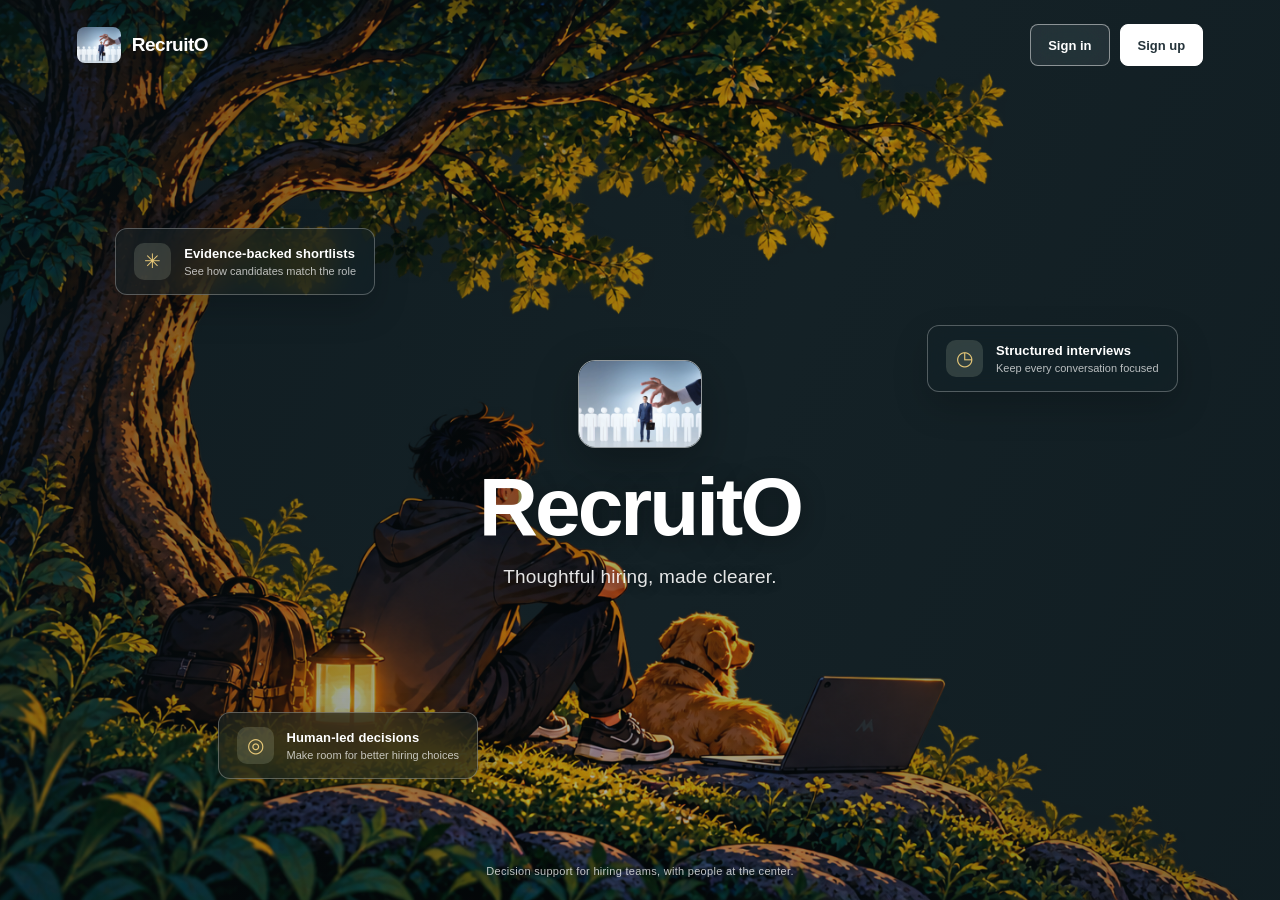
<file: frontend/index.html>
<!doctype html>
<html lang="en">
<head>
  <meta charset="utf-8">
  <meta name="viewport" content="width=device-width, initial-scale=1">
  <meta name="theme-color" content="#17242b">
  <meta name="referrer" content="strict-origin-when-cross-origin">
  <title>RecruitO — Thoughtful hiring, made clearer</title>
  <link rel="stylesheet" href="./styles.css?v=20261026-6">
  <script src="./js/config.js?v=20261015-2" defer></script>
</head>
<body>
  <main id="home-screen" class="home-screen">
    <header class="home-header">
      <a class="home-header-brand" href="./index.html" aria-label="RecruitO home">
        <img class="brand-mark" src="./assets/recruito-logo.png" alt="">
        <span>RecruitO</span>
      </a>
      <nav class="home-account-nav" aria-label="Account">
        <a class="home-sign-in" href="./index.html?auth=signin">Sign in</a>
        <a class="home-sign-up" href="./index.html?auth=signup">Sign up</a>
      </nav>
    </header>

    <section class="home-hero" aria-labelledby="home-heading">
      <div class="home-feature home-feature-shortlist">
        <span class="home-feature-icon" aria-hidden="true">✳</span>
        <span><strong>Evidence-backed shortlists</strong><small>See how candidates match the role</small></span>
      </div>
      <div class="home-feature home-feature-interviews">
        <span class="home-feature-icon" aria-hidden="true">◷</span>
        <span><strong>Structured interviews</strong><small>Keep every conversation focused</small></span>
      </div>
      <div class="home-feature home-feature-decisions">
        <span class="home-feature-icon" aria-hidden="true">◎</span>
        <span><strong>Human-led decisions</strong><small>Make room for better hiring choices</small></span>
      </div>

      <div class="home-brand">
        <img class="home-logo" src="./assets/recruito-logo.png" alt="">
        <h1 id="home-heading">RecruitO</h1>
        <p>Thoughtful hiring, made clearer.</p>
      </div>
      <p class="home-footer">Decision support for hiring teams, with people at the center.</p>
    </section>
  </main>

  <main id="auth-screen" class="auth-screen" hidden>
    <section class="auth-card" aria-labelledby="auth-heading">
      <a class="brand auth-brand" href="./" aria-label="RecruitO home">
        <img class="brand-mark" src="./assets/recruito-logo.png" alt="">
        <span class="brand-copy"><strong>RecruitO</strong><span>Recruitment platform</span></span>
      </a>
      <p class="eyebrow">WELCOME TO RECRUITO</p>
      <h1 id="auth-heading">Welcome back.</h1>
      <p id="auth-copy" class="auth-copy">Sign in to continue. Candidates can create an account here; hiring-manager accounts are provided by the RecruitO team.</p>
      <div id="auth-feedback" class="feedback" role="alert" aria-live="assertive" hidden></div>
      <form id="login-form">
        <div id="register-name-field" class="form-field" hidden>
          <label for="login-full-name">Full name</label>
          <input id="login-full-name" name="full_name" type="text" maxlength="255" autocomplete="name" disabled>
        </div>
        <div id="register-phone-field" class="form-field" hidden>
          <label for="login-phone-number">Phone number</label>
          <input id="login-phone-number" name="phone_number" type="tel" maxlength="30" autocomplete="tel" disabled>
        </div>
        <div class="form-field">
          <label for="login-email">Email address</label>
          <input id="login-email" name="email" type="email" maxlength="255" autocomplete="username" required>
        </div>
        <div class="form-field">
          <label for="login-password">Password</label>
          <input id="login-password" name="password" type="password" maxlength="128" autocomplete="current-password" required>
        </div>
        <button id="login-button" class="button button-primary auth-submit" type="submit">Sign in</button>
      </form>
      <a id="auth-mode-toggle" class="text-button" href="./index.html?auth=signup">New candidate? Create an account</a>
      <a id="forgot-password-link" class="text-button" href="./forgot-password.html">Forgot password?</a>
      <p id="manager-account-note" class="auth-copy">Hiring manager? Sign in with your provided work account.</p>
      <p class="auth-security"><span aria-hidden="true">⌑</span> Session authentication is managed by a secure, HttpOnly API cookie.</p>
    </section>
  </main>

  <div class="app-shell" hidden>
    <aside class="sidebar" aria-label="Main navigation">
      <a class="brand" href="./" aria-label="RecruitO home">
        <img class="brand-mark" src="./assets/recruito-logo.png" alt="">
        <span class="brand-copy"><strong>RecruitO</strong><span>Hiring workspace</span></span>
      </a>

      <div class="workspace-label">WORKSPACE</div>
      <nav class="primary-nav">
        <a class="nav-item is-active" href="#workspace" aria-current="page">
          <span class="nav-icon" aria-hidden="true">▦</span> Overview
        </a>
        <a class="nav-item" href="#job-builder">
          <span class="nav-icon" aria-hidden="true">＋</span> Create a job
        </a>
        <a class="nav-item" href="./manager-applications.html">
          <span class="nav-icon" aria-hidden="true">▣</span> Applications &amp; interviews
        </a>
        <a class="nav-item" href="./create-interviewer.html">
          <span class="nav-icon" aria-hidden="true">＋</span> Create interviewer account
        </a>
        <a class="nav-item" href="./manager-profile.html">
          <span class="nav-icon" aria-hidden="true">◐</span> Edit profile
        </a>
      </nav>

      <div class="sidebar-divider"></div>
      <div class="workspace-label">YOUR WORK</div>
      <form class="open-job-form" id="open-job-form">
        <label for="job-id">Open a job by ID</label>
        <div class="inline-field">
          <input id="job-id" name="job_id" type="number" min="1" step="1" inputmode="numeric" placeholder="e.g. 12" required>
          <button class="icon-button" type="submit" aria-label="Open job">→</button>
        </div>
      </form>
      <div class="saved-jobs">
        <div class="saved-jobs-heading">SAVED JOBS <button id="refresh-jobs" class="refresh-jobs" type="button" aria-label="Refresh saved jobs">↻</button></div>
        <div id="jobs-list" class="jobs-list" aria-live="polite"></div>
      </div>

      <div class="sidebar-foot">
        <span class="privacy-dot" aria-hidden="true"></span>
        <span>Internal workspace<br><small>Do not enter real candidate data</small></span>
      </div>
    </aside>

    <main id="workspace" class="main-content">
      <header class="topbar">
        <div class="breadcrumb">Workspace <span aria-hidden="true">/</span> Jobs</div>
        <div class="topbar-right">
          <span id="api-status" class="api-status" role="status">
            <span class="status-dot" aria-hidden="true"></span>
            <span class="status-label">Checking API</span>
          </span>
          <span id="user-avatar" class="avatar" aria-label="Hiring manager account">HM</span>
          <button id="logout-button" class="button button-secondary" type="button">Sign out</button>
        </div>
      </header>

      <section class="page-intro">
        <div>
          <p class="eyebrow">RECRUITMENT WORKSPACE</p>
          <h1>Build a thoughtful shortlist.</h1>
          <p class="intro-copy">Describe the role. RecruitO drafts the description, checks its content, and publishes it automatically when it passes.</p>
        </div>
        <a class="button button-primary intro-action" href="#job-builder"><span aria-hidden="true">＋</span> Create job profile</a>
      </section>

      <section class="workflow" aria-label="Job setup progress">
        <div class="workflow-step is-current"><span class="step-number">01</span><span><strong>Describe role</strong><small>Share your brief</small></span></div>
        <span class="workflow-line" aria-hidden="true"></span>
        <div class="workflow-step"><span class="step-number">02</span><span><strong>Automated checks</strong><small>Description &amp; criteria</small></span></div>
        <span class="workflow-line" aria-hidden="true"></span>
        <div class="workflow-step"><span class="step-number">03</span><span><strong>Published</strong><small>Open to candidates</small></span></div>
      </section>

      <div id="feedback" class="feedback" role="status" aria-live="polite" hidden></div>

      <section id="job-builder" class="workspace-grid" aria-label="Job profile builder">
        <div class="panel setup-panel">
          <div class="panel-heading">
            <div class="heading-icon" aria-hidden="true">✳</div>
            <div><h2>Job-description assistant</h2><p>Describe the role and the requirements that matter to you.</p></div>
          </div>

          <div id="manager-job-chat-messages" class="manager-job-chat-messages" role="log" aria-live="polite">
            <p class="manager-job-chat-message manager-job-chat-assistant">Tell me about the role you want to hire for. Include any responsibilities, must-have skills, experience, location, employment type, pay range, or benefits you already know. I’ll ask about anything essential that is missing.</p>
          </div>
          <form id="manager-job-chat-form" class="manager-job-chat-form">
            <label class="sr-only" for="manager-job-chat-input">Describe the job</label>
            <textarea id="manager-job-chat-input" rows="4" maxlength="2000" placeholder="For example: We need a mid-level backend engineer for a full-time hybrid role in Dhaka…" required></textarea>
            <div class="manager-job-chat-actions">
              <button class="button button-secondary" id="manager-job-chat-send" type="submit">Send message</button>
              <button class="button button-primary" id="manager-job-chat-generate" type="button" disabled>Generate and publish</button>
              <button class="text-button" id="manager-job-chat-new" type="button" hidden>Start a new brief</button>
            </div>
          </form>
          <p class="secure-note"><span aria-hidden="true">⌑</span> Your role brief is sent to the RecruitO API and Gemini. Do not include candidate personal information. RecruitO publishes descriptions only after automated policy checks pass.</p>
        </div>

        <section class="panel draft-panel" aria-labelledby="draft-heading">
          <div class="panel-heading draft-heading">
            <div class="heading-icon heading-icon-lilac" aria-hidden="true">▤</div>
            <div class="draft-title-wrap"><h2 id="draft-heading" tabindex="-1">Job description</h2><p id="draft-subtitle">Your generated draft will appear here.</p></div>
            <span id="job-status" class="status-badge" hidden></span>
          </div>
          <div id="draft-empty" class="draft-empty">
            <span class="empty-illustration" aria-hidden="true"><span>✧</span></span>
            <h3>A considered role starts here</h3>
            <p>Describe your hiring needs in the chat to create an inclusive, structured draft grounded in your brief.</p>
            <div class="empty-checks">
              <span><b aria-hidden="true">✓</b> Clear responsibilities</span>
              <span><b aria-hidden="true">✓</b> Inclusive language</span>
              <span><b aria-hidden="true">✓</b> Reviewable requirements</span>
            </div>
          </div>
          <div id="draft-content" class="draft-content" hidden>
            <div class="draft-meta"><span id="job-id-label"></span><span id="draft-updated"></span></div>
            <label class="sr-only" for="jd-text">Job description draft</label>
            <textarea id="jd-text" class="jd-editor" rows="15" maxlength="20000" aria-describedby="jd-hint"></textarea>
            <p id="jd-hint" class="field-hint">Descriptions that pass automated policy checks are published to candidates on RecruitO.</p>

            <section class="indeed-posting-panel" aria-labelledby="external-posting-heading">
              <div>
                <h3 id="external-posting-heading">Publish this job externally</h3>
                <p>RecruitO attempts Blogger publishing automatically after the policy checks pass. This needs a public HTTPS RecruitO address and working Blogger mail settings. Blogger email publishing creates a new post each time, and Mail2Blogger links to the blog homepage.</p>
              </div>
              <button id="publish-blogger" class="button button-secondary" type="button" hidden>Post to Blogger</button>
              <p id="blogger-post-message" class="field-hint" role="status" aria-live="polite"></p>
              <div class="form-field">
                <label for="external-post-url">External job post URL</label>
                <input id="external-post-url" type="url" maxlength="2048" placeholder="https://…" autocomplete="url">
              </div>
              <button id="copy-application-link" class="text-button" type="button">Copy RecruitO application link</button>
              <p id="application-link-message" class="field-hint" role="status" aria-live="polite"></p>
            </section>

            <section id="free-share-panel" class="indeed-posting-panel free-share-panel" aria-labelledby="free-share-heading" hidden>
              <div>
                <h3 id="free-share-heading">Share this public job link for free</h3>
                <p>The job is already published on RecruitO. You can share its application page using a free social-site composer. No posting API is used; review and confirm the post on the site you choose. A social account and platform rules may apply. RecruitO must be deployed at a public HTTPS address for others to open the link.</p>
              </div>
              <div class="free-share-actions">
                <a id="share-linkedin" class="button button-secondary" target="_blank" rel="noopener noreferrer">Share on LinkedIn</a>
                <a id="share-facebook" class="button button-secondary" target="_blank" rel="noopener noreferrer">Share on Facebook</a>
                <a id="share-x" class="button button-secondary" target="_blank" rel="noopener noreferrer">Share on X</a>
                <button id="copy-social-post" class="button button-secondary" type="button">Copy job post text</button>
              </div>
              <p id="social-share-message" class="field-hint" role="status" aria-live="polite"></p>
            </section>

            <div class="requirements-heading">
              <div><h3>Selection requirements</h3><p>Review what candidates will be evaluated against.</p></div>
              <button id="add-requirement" class="text-button" type="button">＋ Add requirement</button>
            </div>
            <div id="requirements-list" class="requirements-list"></div>

            <div class="draft-actions">
              <button id="save-button" class="button button-secondary" type="button">Save changes</button>
              <button id="approve-button" class="button button-primary" type="button">Publish to candidates <span aria-hidden="true">→</span></button>
            </div>
          </div>
          <div class="draft-footer"><span class="footer-lock" aria-hidden="true">⌑</span> RecruitO automatically publishes a generated job profile after it passes the configured content checks.</div>
        </section>
      </section>

      <footer class="page-footer"><span>RecruitO</span><span>Decision support, with human oversight.</span><span>Prototype workspace · Not for real candidate data</span></footer>
    </main>
  </div>
  <script type="module" src="./js/app.js?v=20261026-5"></script>
  <script type="module" src="./js/manager-job-chat.js"></script>
</body>
</html>
</file>
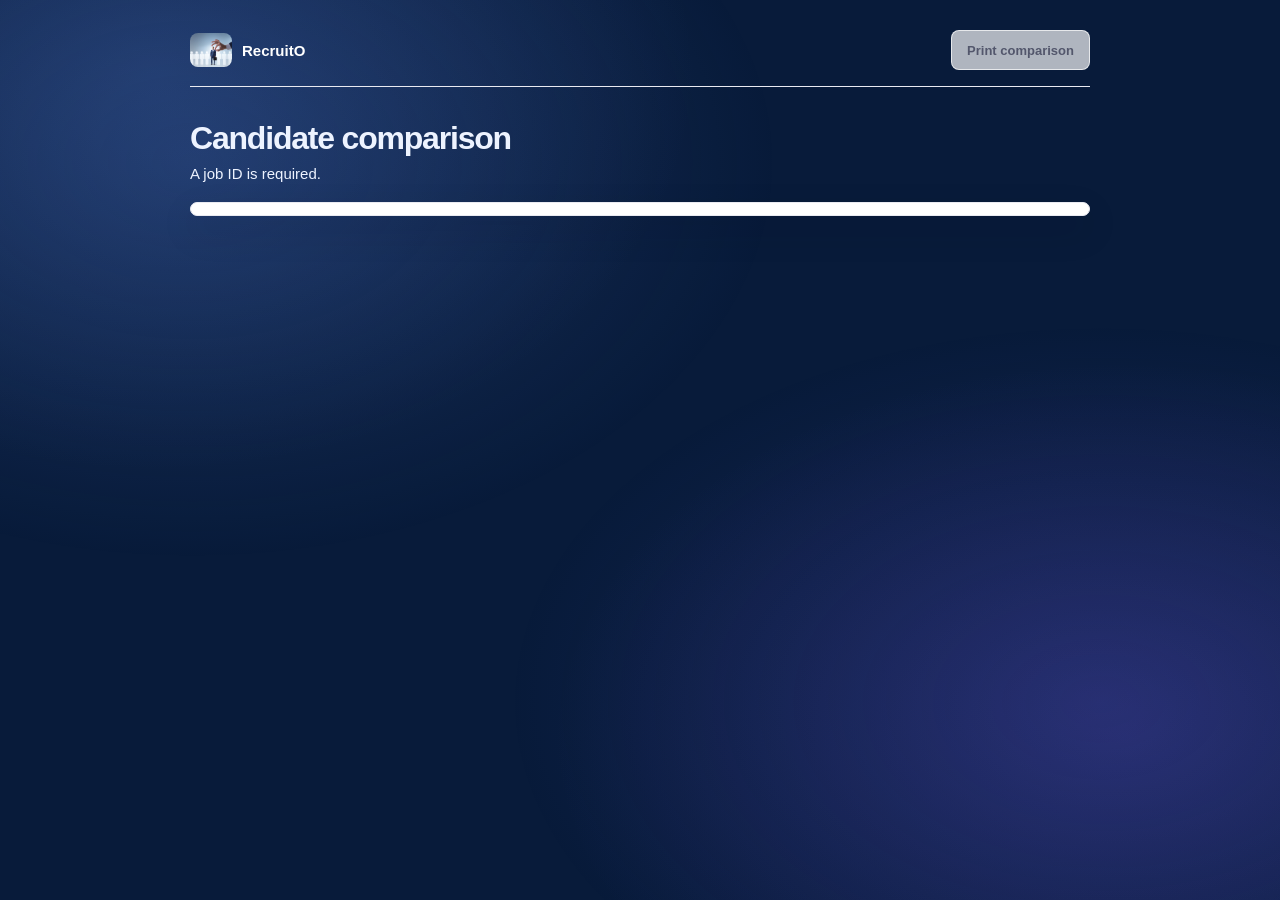
<file: frontend/assessment-comparison.html>
<!doctype html>
<html lang="en">
<head>
  <meta charset="utf-8">
  <meta name="viewport" content="width=device-width, initial-scale=1">
  <title>Assessment comparison — RecruitO</title>
  <link rel="stylesheet" href="./styles.css?v=20261029-1">
  <script src="./js/config.js?v=20261015-2" defer></script>
</head>
<body>
  <main class="public-jobs-page assessment-page">
    <header class="public-jobs-header"><a class="public-jobs-brand" href="./manager-applications.html"><img src="./assets/recruito-logo.png" alt=""><span>RecruitO</span></a><button id="print-comparison" class="button button-secondary" type="button">Print comparison</button></header>
    <h1 id="comparison-title">Candidate comparison</h1>
    <p id="comparison-status" role="status" aria-live="polite">Loading comparison…</p>
    <div id="comparison-table-wrap" class="comparison-table-wrap"></div>
  </main>
  <script type="module" src="./js/assessment-comparison.js"></script>
</body>
</html>
</file>
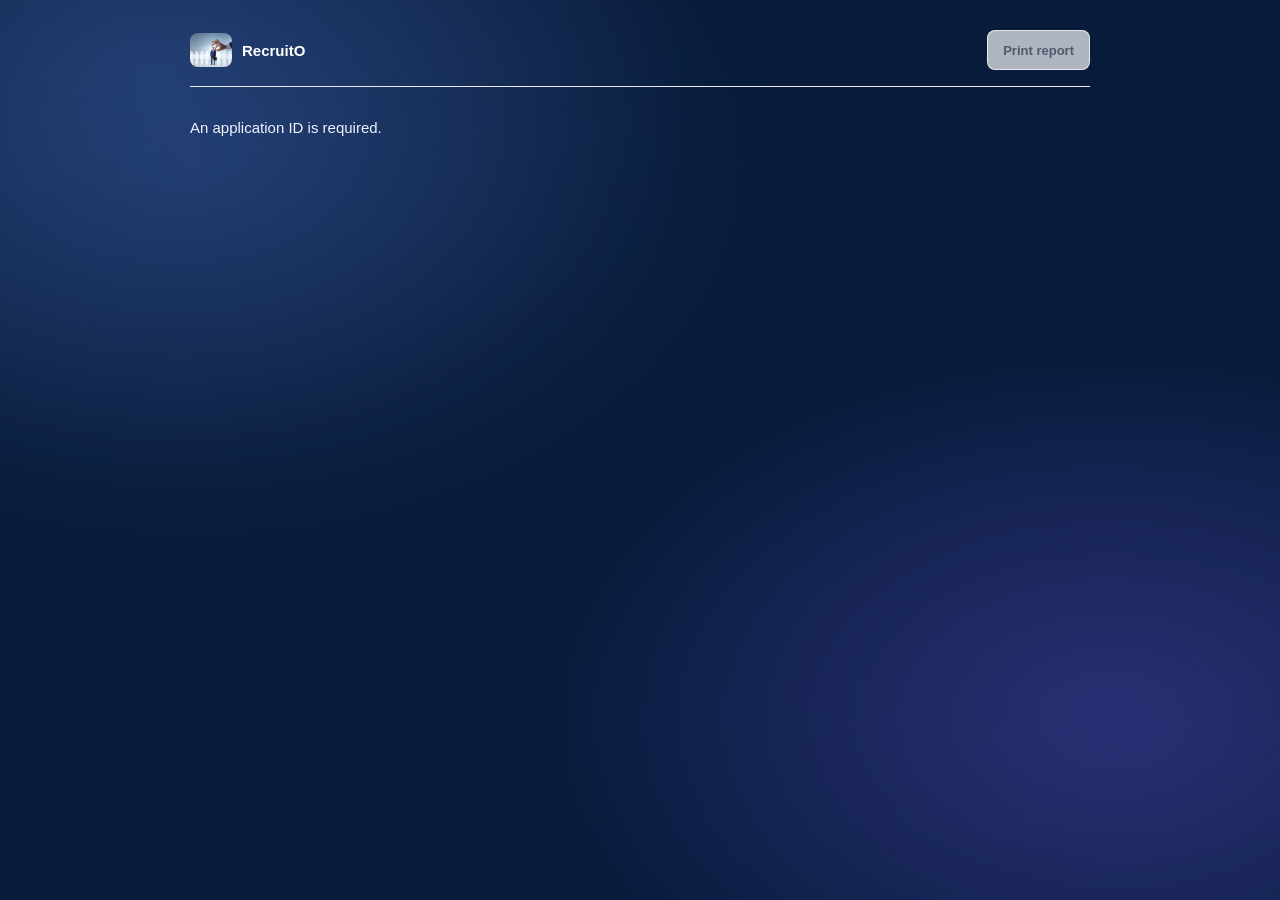
<file: frontend/assessment.html>
<!doctype html>
<html lang="en">
<head>
  <meta charset="utf-8">
  <meta name="viewport" content="width=device-width, initial-scale=1">
  <title>Candidate assessment — RecruitO</title>
  <link rel="stylesheet" href="./styles.css?v=20261026-6">
  <script src="./js/config.js?v=20261015-2" defer></script>
</head>
<body>
  <main class="public-jobs-page assessment-page">
    <header class="public-jobs-header"><a class="public-jobs-brand" href="./manager-applications.html"><img src="./assets/recruito-logo.png" alt=""><span>RecruitO</span></a><button id="print-assessment" class="button button-secondary" type="button">Print report</button></header>
    <p id="assessment-status" role="status" aria-live="polite">Loading assessment…</p>
    <article id="assessment-report" class="interview-room-card" hidden></article>
  </main>
  <script type="module" src="./js/assessment.js"></script>
</body>
</html>
</file>
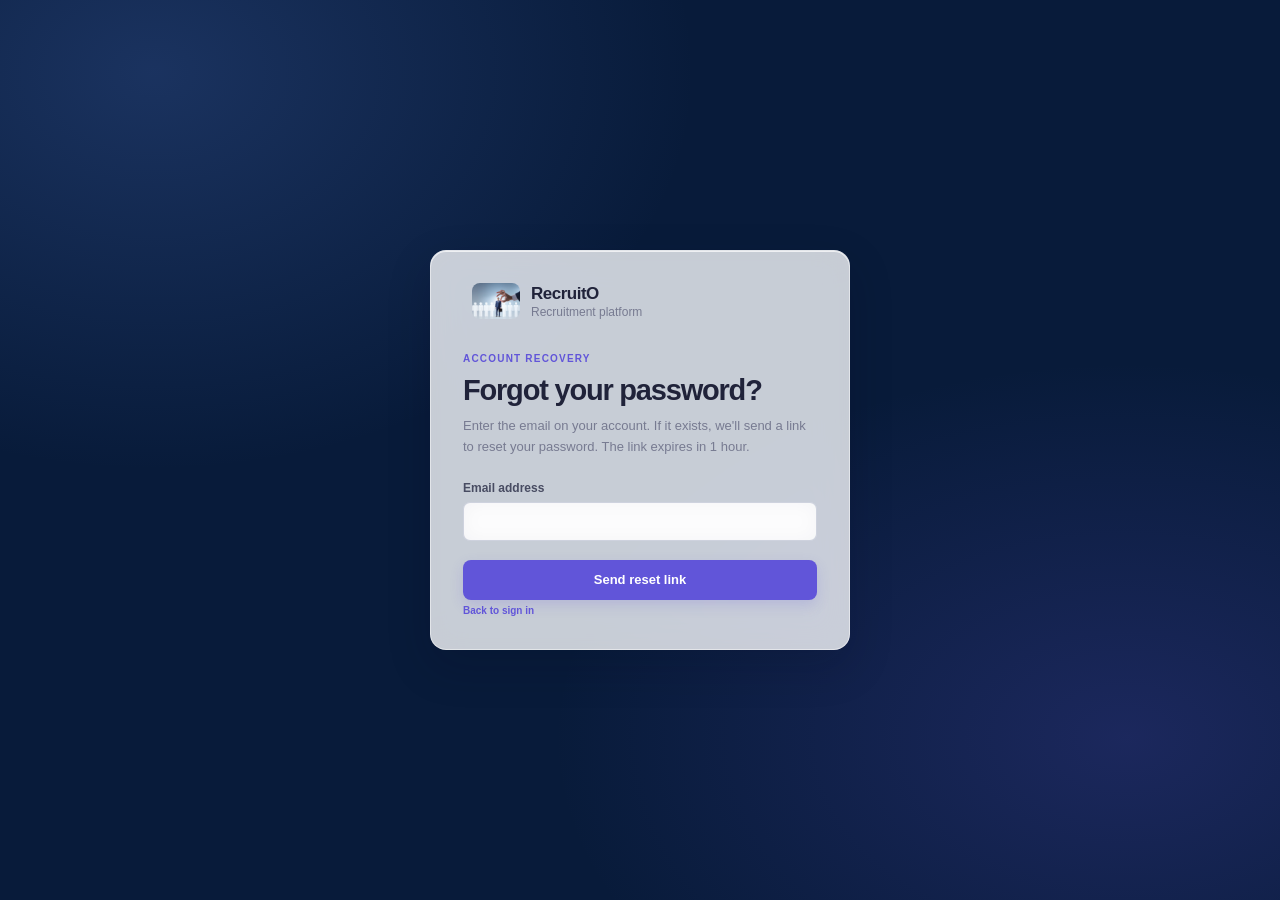
<file: frontend/forgot-password.html>
<!doctype html>
<html lang="en">
<head>
  <meta charset="utf-8">
  <meta name="viewport" content="width=device-width, initial-scale=1">
  <meta name="theme-color" content="#17242b">
  <meta name="referrer" content="strict-origin-when-cross-origin">
  <title>Forgot password — RecruitO</title>
  <link rel="stylesheet" href="./styles.css?v=20261026-6">
  <script src="./js/config.js?v=20261015-2" defer></script>
</head>
<body>
  <main class="auth-screen">
    <section class="auth-card" aria-labelledby="forgot-heading">
      <a class="brand auth-brand" href="./index.html" aria-label="RecruitO home">
        <img class="brand-mark" src="./assets/recruito-logo.png" alt="">
        <span class="brand-copy"><strong>RecruitO</strong><span>Recruitment platform</span></span>
      </a>
      <p class="eyebrow">ACCOUNT RECOVERY</p>
      <h1 id="forgot-heading">Forgot your password?</h1>
      <p class="auth-copy">Enter the email on your account. If it exists, we'll send a link to reset your password. The link expires in 1 hour.</p>
      <div id="forgot-feedback" class="feedback" role="status" aria-live="polite" hidden></div>
      <form id="forgot-form">
        <div class="form-field">
          <label for="forgot-email">Email address</label>
          <input id="forgot-email" name="email" type="email" maxlength="255" autocomplete="email" required>
        </div>
        <button id="forgot-button" class="button button-primary auth-submit" type="submit">Send reset link</button>
      </form>
      <a class="text-button" href="./index.html?auth=signin">Back to sign in</a>
    </section>
  </main>
  <script type="module" src="./js/forgot-password.js?v=20261027-1"></script>
</body>
</html>
</file>
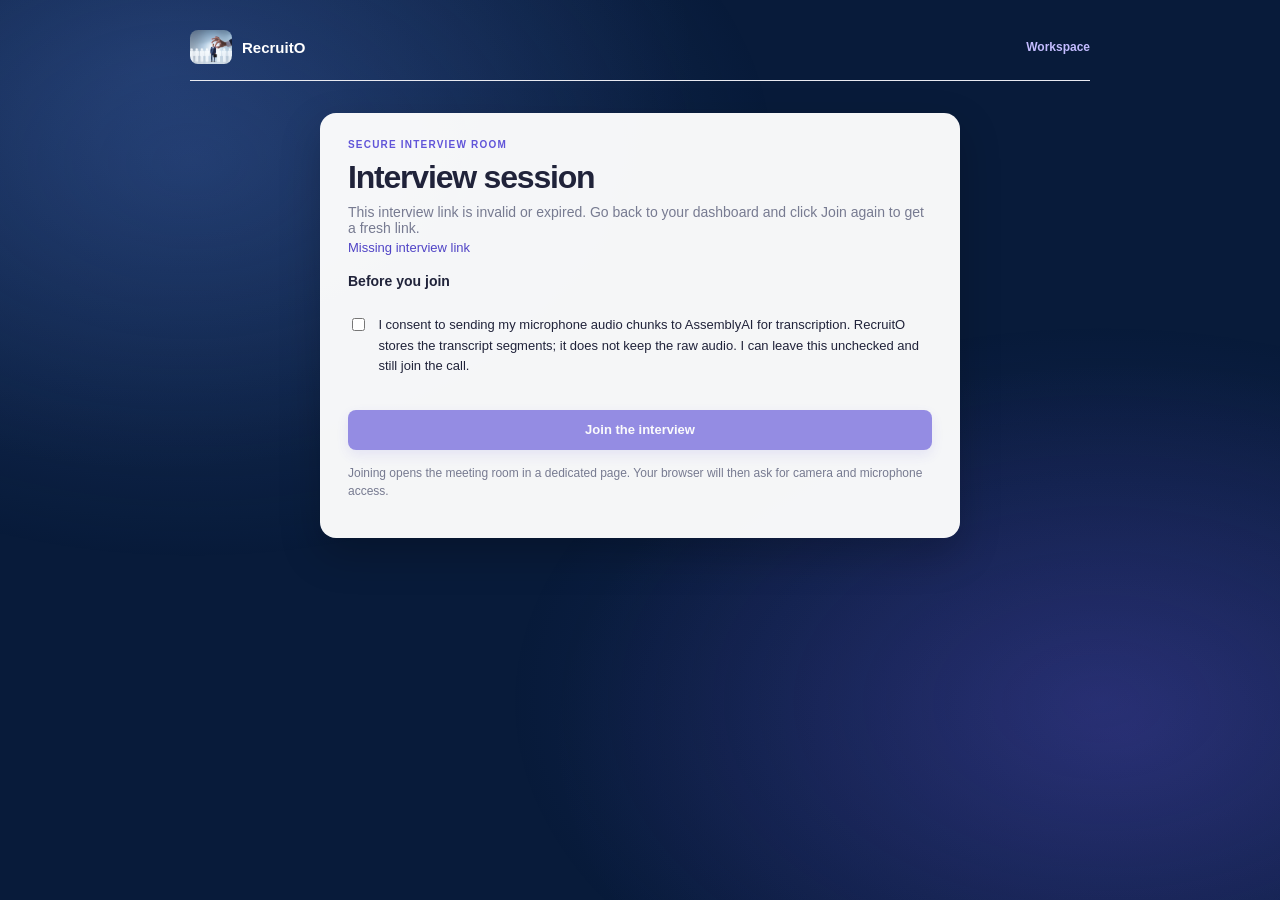
<file: frontend/interview.html>
<!doctype html>
<html lang="en">
<head>
  <meta charset="utf-8">
  <meta name="viewport" content="width=device-width, initial-scale=1">
  <meta name="theme-color" content="#081b3a">
  <meta name="referrer" content="no-referrer">
  <title>Join interview — RecruitO</title>
  <link rel="stylesheet" href="./styles.css?v=20261027-5">
  <script src="./js/config.js?v=20261015-2" defer></script>
</head>
<body>
  <main class="public-jobs-page interview-lobby-page">
    <header class="public-jobs-header"><a class="public-jobs-brand" href="./index.html"><img src="./assets/recruito-logo.png" alt=""><span>RecruitO</span></a><a class="public-jobs-team-link" href="./index.html">Workspace</a></header>
    <section class="interview-lobby-card" aria-labelledby="interview-room-title">
      <p class="eyebrow">SECURE INTERVIEW ROOM</p>
      <h1 id="interview-room-title">Interview session</h1>
      <p id="interview-room-info" class="interview-room-info">Checking your interview link…</p>
      <p id="interview-room-status" class="interview-room-status" role="status" aria-live="polite"></p>

      <div class="interview-consents">
        <h2 class="interview-consents-title">Before you join</h2>
        <label class="transcript-consent"><input id="transcript-consent" type="checkbox"> I consent to sending my microphone audio chunks to AssemblyAI for transcription. RecruitO stores the transcript segments; it does not keep the raw audio. I can leave this unchecked and still join the call.</label>
        <label id="identity-consent-label" class="transcript-consent" hidden><input id="identity-consent" type="checkbox"> Candidate only: I consent to a one-time face match using the optional representation I enrolled with from my dashboard. This check is optional and is not used to make a hiring decision. The image frame is processed in memory and not stored.</label>
      </div>

      <button id="join-room" class="button button-primary interview-join-button" type="button" disabled>Join the interview</button>
      <p class="interview-room-consent">Joining opens the meeting room in a dedicated page. Your browser will then ask for camera and microphone access.</p>
    </section>
  </main>
  <script type="module" src="./js/interview-lobby.js?v=20261027-1"></script>
</body>
</html>
</file>
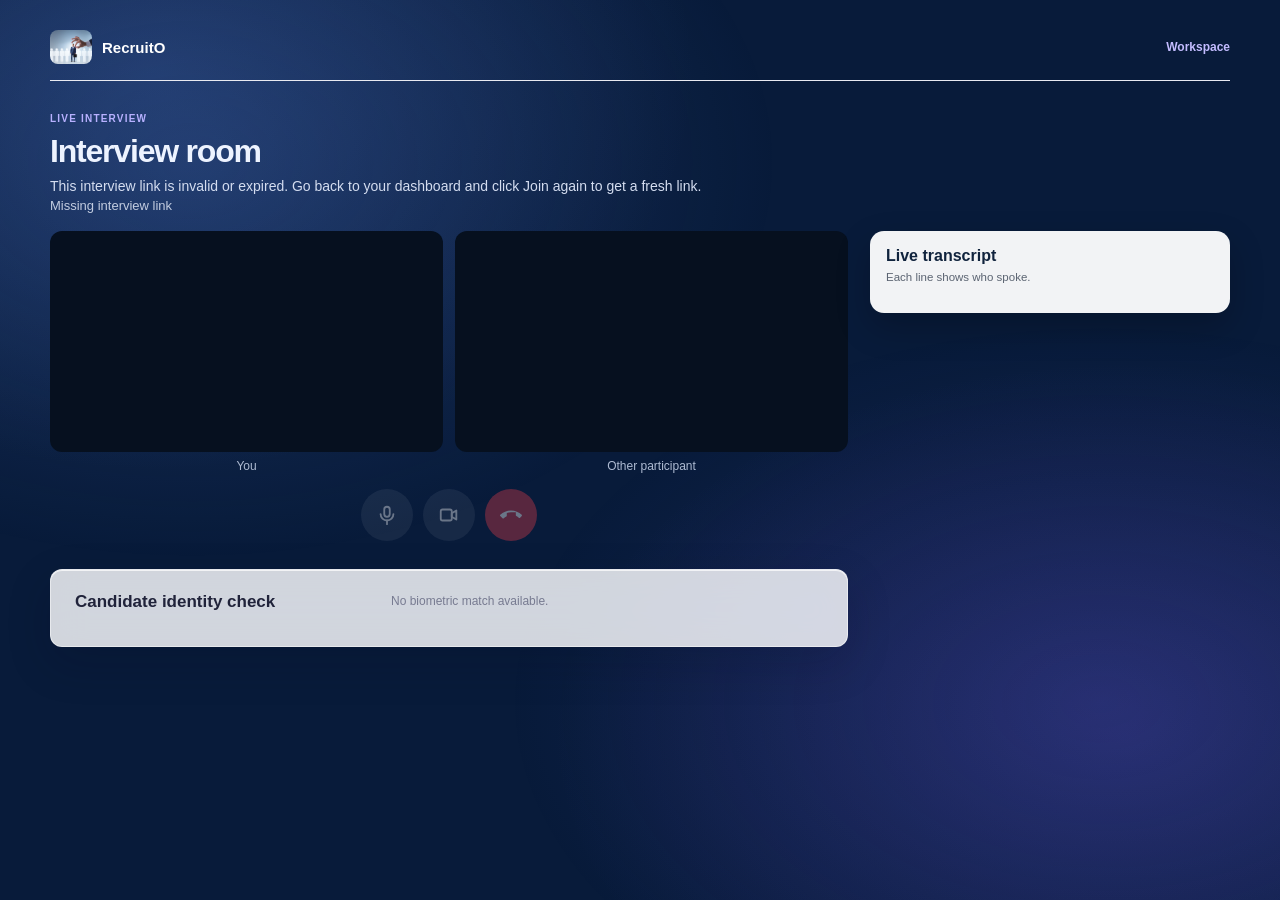
<file: frontend/meeting-room.html>
<!doctype html>
<html lang="en">
<head>
  <meta charset="utf-8">
  <meta name="viewport" content="width=device-width, initial-scale=1">
  <meta name="theme-color" content="#081b3a">
  <meta name="referrer" content="no-referrer">
  <title>Interview room — RecruitO</title>
  <link rel="stylesheet" href="./styles.css?v=20261028-2">
  <script src="./js/config.js?v=20261015-2" defer></script>
</head>
<body>
  <main class="public-jobs-page interview-room-page">
    <header class="public-jobs-header"><a class="public-jobs-brand" href="./index.html"><img src="./assets/recruito-logo.png" alt=""><span>RecruitO</span></a><a class="public-jobs-team-link" href="./index.html">Workspace</a></header>
    <section class="interview-room-head" aria-labelledby="interview-room-title">
      <p class="eyebrow">LIVE INTERVIEW</p>
      <h1 id="interview-room-title">Interview room</h1>
      <p id="interview-room-info" class="interview-room-info">Connecting to the secure room…</p>
      <p id="interview-room-status" class="interview-room-status" role="status" aria-live="polite"></p>
    </section>

    <div class="interview-layout">
      <div class="interview-main">
        <div class="interview-video-grid">
          <figure><video id="local-video" autoplay playsinline muted></video><figcaption>You</figcaption></figure>
          <figure><video id="remote-video" autoplay playsinline></video><figcaption>Other participant</figcaption></figure>
        </div>
        <div class="interview-room-controls">
          <button id="toggle-mic" class="icon-control" type="button" title="Mute microphone" aria-label="Mute microphone" disabled>
            <svg viewBox="0 0 24 24" width="22" height="22" fill="none" stroke="currentColor" stroke-width="2" stroke-linecap="round" stroke-linejoin="round" aria-hidden="true"><rect x="9" y="3" width="6" height="11" rx="3"/><path d="M5 11a7 7 0 0 0 14 0"/><line x1="12" y1="18" x2="12" y2="22"/></svg>
          </button>
          <button id="toggle-camera" class="icon-control" type="button" title="Turn camera off" aria-label="Turn camera off" disabled>
            <svg viewBox="0 0 24 24" width="22" height="22" fill="none" stroke="currentColor" stroke-width="2" stroke-linecap="round" stroke-linejoin="round" aria-hidden="true"><path d="M15 10l5-3v10l-5-3z"/><rect x="3" y="6" width="12" height="12" rx="2"/></svg>
          </button>
          <button id="end-room" class="icon-control icon-control-end" type="button" title="End interview" aria-label="End interview" disabled>
            <svg viewBox="0 0 24 24" width="22" height="22" fill="currentColor" aria-hidden="true"><path d="M12 9c-1.6 0-3.15.25-4.6.72v3.1c0 .39-.23.74-.56.9-.98.49-1.87 1.12-2.66 1.85-.18.18-.43.28-.7.28-.28 0-.53-.11-.71-.29L.29 13.08a.956.956 0 0 1-.29-.7c0-.28.11-.53.29-.71C3.34 8.78 7.46 7 12 7s8.66 1.78 11.71 4.67c.18.18.29.43.29.71 0 .28-.11.53-.29.71l-1.81 1.81c-.18.18-.43.29-.71.29-.27 0-.52-.1-.7-.28a11.27 11.27 0 0 0-2.67-1.85.996.996 0 0 1-.56-.9v-3.1C15.15 9.25 13.6 9 12 9z"/></svg>
          </button>
        </div>
        <section id="identity-panel" class="candidate-access" aria-labelledby="identity-panel-title">
          <h2 id="identity-panel-title">Candidate identity check</h2>
          <p id="identity-status" role="status" aria-live="polite">No biometric match available.</p>
          <div id="identity-profile" hidden></div>
        </section>
      </div>

      <div class="interview-side">
        <section id="candidate-info-panel" class="candidate-info-panel" aria-labelledby="candidate-info-title" hidden>
          <h2 id="candidate-info-title">Candidate info</h2>
          <p id="candidate-info-role" class="candidate-info-role"></p>
          <dl id="candidate-info-contact" class="candidate-info-contact"></dl>
          <h3 class="candidate-info-subhead">Key highlights from CV</h3>
          <ul id="candidate-info-highlights" class="candidate-info-highlights"></ul>
        </section>

        <aside class="interview-transcript-panel" aria-labelledby="interview-transcript-title">
          <h2 id="interview-transcript-title">Live transcript</h2>
          <p class="interview-transcript-hint">Each line shows who spoke.</p>
          <ol id="interview-transcript" aria-live="polite"></ol>
        </aside>
      </div>
    </div>
  </main>

  <script src="./js/livekit-client.umd.min.js?v=2.23.0"></script>
  <script type="module" src="./js/meeting-room.js?v=20261028-2"></script>
</body>
</html>
</file>
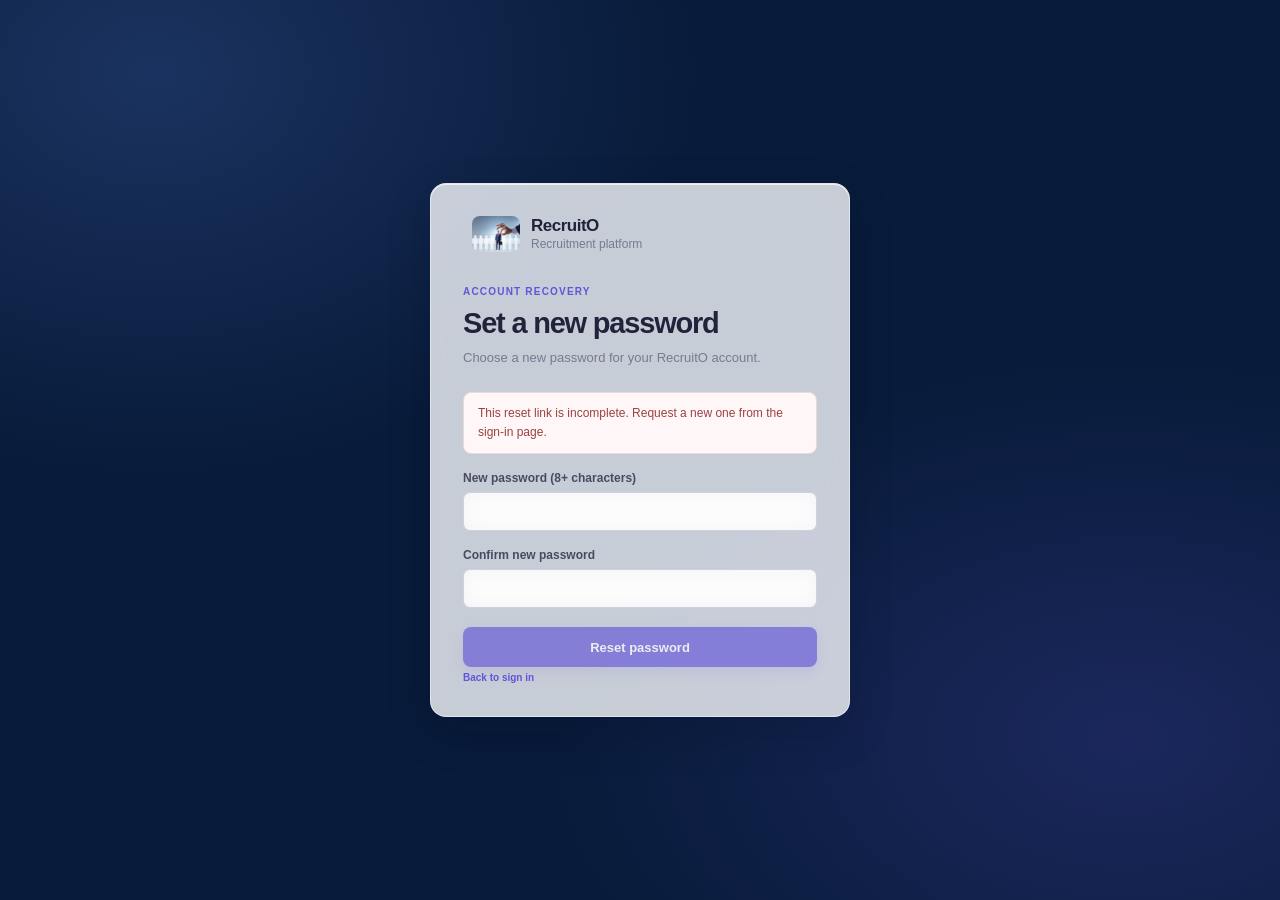
<file: frontend/reset-password.html>
<!doctype html>
<html lang="en">
<head>
  <meta charset="utf-8">
  <meta name="viewport" content="width=device-width, initial-scale=1">
  <meta name="theme-color" content="#17242b">
  <meta name="referrer" content="strict-origin-when-cross-origin">
  <title>Reset password — RecruitO</title>
  <link rel="stylesheet" href="./styles.css?v=20261026-6">
  <script src="./js/config.js?v=20261015-2" defer></script>
</head>
<body>
  <main class="auth-screen">
    <section class="auth-card" aria-labelledby="reset-heading">
      <a class="brand auth-brand" href="./index.html" aria-label="RecruitO home">
        <img class="brand-mark" src="./assets/recruito-logo.png" alt="">
        <span class="brand-copy"><strong>RecruitO</strong><span>Recruitment platform</span></span>
      </a>
      <p class="eyebrow">ACCOUNT RECOVERY</p>
      <h1 id="reset-heading">Set a new password</h1>
      <p class="auth-copy">Choose a new password for your RecruitO account.</p>
      <div id="reset-feedback" class="feedback" role="status" aria-live="polite" hidden></div>
      <form id="reset-form">
        <div class="form-field">
          <label for="reset-password">New password (8+ characters)</label>
          <input id="reset-password" name="new_password" type="password" minlength="8" maxlength="128" autocomplete="new-password" required>
        </div>
        <div class="form-field">
          <label for="reset-confirm">Confirm new password</label>
          <input id="reset-confirm" name="confirm" type="password" minlength="8" maxlength="128" autocomplete="new-password" required>
        </div>
        <button id="reset-button" class="button button-primary auth-submit" type="submit">Reset password</button>
      </form>
      <a id="reset-signin-link" class="text-button" href="./index.html?auth=signin">Back to sign in</a>
    </section>
  </main>
  <script type="module" src="./js/reset-password.js?v=20261028-6"></script>
</body>
</html>
</file>
<file: frontend/styles.css>
:root {
  color-scheme: light;
  --ink: #20233a;
  --muted: #777b91;
  --subtle: #a3a6b5;
  --line: #e9eaf1;
  --canvas: #081b3a;
  --white: #fff;
  --purple: #6155d9;
  --purple-dark: #5044c6;
  --purple-soft: #f0efff;
  --mint: #e6f7f1;
  --green: #168668;
  --amber: #9a6410;
  --shadow: 0 12px 36px rgb(33 37 72 / 5%);
  font-family: "DM Sans", "Segoe UI", sans-serif;
  font-synthesis: none;
  text-rendering: optimizeLegibility;
}

* { box-sizing: border-box; }
body { margin: 0; min-width: 320px; background: var(--canvas); color: var(--ink); }
body { font-size: 15px; }
button, input, select, textarea { font: inherit; }
button, a, input, select, textarea { -webkit-tap-highlight-color: transparent; }
a { color: inherit; text-decoration: none; }
button:focus-visible, a:focus-visible, input:focus-visible, select:focus-visible, textarea:focus-visible {
  outline: 3px solid rgb(97 85 217 / 30%);
  outline-offset: 2px;
}

.app-shell { min-height: 100vh; }
.auth-screen {
  display: grid;
  place-items: center;
  min-height: 100vh;
  padding: 28px 18px;
  background: var(--canvas);
}
.auth-card {
  width: min(100%, 420px);
  padding: 32px;
  border: 1px solid var(--line);
  border-radius: 16px;
  background: rgb(255 255 255 / 96%);
  color: var(--ink);
  box-shadow: 0 22px 65px rgb(33 37 72 / 12%);
}
.auth-brand { margin-bottom: 34px; padding: 0; }
.auth-card .eyebrow { margin-bottom: 9px; }
.auth-card h1 { margin-bottom: 8px; font-size: 29px; }
.auth-copy { margin-bottom: 23px; color: var(--muted); font-size: 13px; line-height: 1.6; }
.auth-card .form-field { margin-bottom: 17px; }
.auth-submit { width: 100%; min-height: 44px; margin-top: 2px; }
.auth-security { display: flex; gap: 8px; margin: 19px 0 0; padding-top: 15px; border-top: 1px solid #f0f0f5; color: #85899c; font-size: 10px; line-height: 1.6; }
.auth-security span { color: var(--green); font-size: 13px; }
.home-screen {
  position: relative;
  display: flex;
  height: 100vh;
  height: 100svh;
  min-height: 100vh;
  min-height: 100svh;
  flex-direction: column;
  overflow: hidden;
  background:
    linear-gradient(115deg, rgb(9 20 25 / 57%), rgb(9 20 25 / 31%) 55%, rgb(9 20 25 / 50%)),
    url("../background2.png") center / cover no-repeat,
    #19272c;
  color: #fff;
}
.home-header { position: relative; z-index: 2; display: flex; justify-content: space-between; align-items: center; padding: 24px clamp(22px, 6vw, 88px); }
.home-header-brand { display: inline-flex; align-items: center; gap: 11px; font: 800 19px Manrope, sans-serif; letter-spacing: -.5px; }
.home-header-brand .brand-mark { width: 44px; height: 36px; flex-basis: 44px; }
.home-account-nav { display: flex; align-items: center; gap: 10px; }
.home-sign-in, .home-sign-up { display: inline-flex; min-height: 42px; align-items: center; justify-content: center; padding: 0 17px; border: 1px solid rgb(255 255 255 / 48%); border-radius: 8px; color: #fff; font-size: 13px; font-weight: 700; transition: background .15s, transform .15s; }
.home-sign-in { background: rgb(255 255 255 / 8%); }
.home-sign-up { border-color: #fff; background: #fff; color: #25333a; }
.home-sign-in:hover, .home-sign-up:hover { transform: translateY(-1px); }
.home-sign-in:hover { background: rgb(255 255 255 / 18%); }
.home-sign-up:hover { background: #eaf0f0; }
.home-hero { position: relative; display: grid; flex: 1; min-height: 0; place-items: center; padding: 34px 24px 76px; }
.home-brand { position: relative; z-index: 1; text-align: center; animation: home-arrive .8s ease-out both; }
.home-logo { display: block; width: 124px; height: 88px; margin: 0 auto 18px; border: 1px solid rgb(255 255 255 / 55%); border-radius: 17px; object-fit: cover; object-position: center 67%; box-shadow: 0 14px 45px rgb(0 0 0 / 28%); }
.home-brand h1 { margin: 0; color: #fff; font: 800 clamp(48px, 8vw, 82px)/1 Manrope, sans-serif; letter-spacing: -3px; text-shadow: 0 4px 25px rgb(0 0 0 / 35%); }
.home-brand p { margin: 18px 0 0; color: rgb(255 255 255 / 89%); font-size: clamp(15px, 2vw, 19px); letter-spacing: .2px; text-shadow: 0 2px 12px rgb(0 0 0 / 40%); }
.home-feature { position: absolute; z-index: 1; display: flex; align-items: center; gap: 13px; width: max-content; max-width: min(330px, calc(100vw - 40px)); padding: 14px 18px; border: 1px solid rgb(255 255 255 / 27%); border-radius: 12px; background: rgb(20 34 38 / 61%); box-shadow: 0 15px 35px rgb(0 0 0 / 18%); backdrop-filter: blur(12px); animation: home-float 5s ease-in-out infinite; }
.home-feature-shortlist { top: 17%; left: 9%; }
.home-feature-interviews { top: 29%; right: 8%; animation-delay: -1.8s; }
.home-feature-decisions { bottom: 15%; left: 17%; animation-delay: -3.2s; }
.home-feature-icon { display: grid; flex: 0 0 37px; width: 37px; height: 37px; place-items: center; border-radius: 10px; background: rgb(227 240 207 / 15%); color: #e7c878; font-size: 20px; }
.home-feature strong, .home-feature small { display: block; }
.home-feature strong { font-size: 13px; letter-spacing: .1px; }
.home-feature small { margin-top: 4px; color: rgb(255 255 255 / 71%); font-size: 11px; }
.home-footer { position: absolute; right: 20px; bottom: 23px; left: 20px; margin: 0; color: rgb(255 255 255 / 75%); font-size: 11px; text-align: center; letter-spacing: .3px; }
@keyframes home-float { 0%, 100% { transform: translateY(0); } 50% { transform: translateY(-9px); } }
@keyframes home-arrive { from { opacity: 0; transform: translateY(10px); } to { opacity: 1; transform: translateY(0); } }
.sidebar {
  position: fixed; inset: 0 auto 0 0; z-index: 2; display: flex; flex-direction: column;
  width: 244px; padding: 26px 17px 19px; background: var(--white); border-right: 1px solid var(--line);
}
.brand { display: flex; align-items: center; gap: 11px; padding: 0 9px; }
.brand-mark { display: block; flex: 0 0 48px; width: 48px; height: 36px; border-radius: 8px; object-fit: cover; object-position: center 67%; }
.brand-copy { display: grid; gap: 1px; }
.brand-copy strong { font: 800 17px Manrope, sans-serif; letter-spacing: -.5px; }
.brand-copy span { color: var(--muted); font-size: 12px; }
.workspace-label { margin: 43px 10px 12px; color: #a0a3b3; font-size: 10px; font-weight: 700; letter-spacing: 1.15px; }
.primary-nav { display: grid; gap: 5px; }
.nav-item { display: flex; align-items: center; gap: 12px; min-height: 42px; padding: 0 12px; border-radius: 9px; color: #676b81; font-size: 14px; font-weight: 600; }
.nav-item:hover { background: #f8f8fc; color: var(--ink); }
.nav-item.is-active { background: var(--purple-soft); color: var(--purple); }
.nav-icon { width: 17px; text-align: center; font-size: 17px; }
.sidebar-divider { margin: 20px 8px 0; border-top: 1px solid var(--line); }
.sidebar-divider + .workspace-label { margin-top: 25px; }
.open-job-form { padding: 0 8px; }
.open-job-form label { display: block; margin-bottom: 8px; color: #686c80; font-size: 12px; font-weight: 600; }
.inline-field { display: flex; gap: 6px; }
.inline-field input { min-width: 0; height: 36px; padding: 0 10px; border: 1px solid var(--line); border-radius: 7px; background: #fff; }
.icon-button { flex: 0 0 36px; border: 0; border-radius: 7px; background: var(--purple); color: #fff; cursor: pointer; font-size: 19px; }
.icon-button:hover { background: var(--purple-dark); }
.saved-jobs { margin: 21px 8px 0; overflow-y: auto; }
.saved-jobs-heading { display: flex; justify-content: space-between; align-items: center; margin-bottom: 8px; color: #a0a3b3; font-size: 9px; font-weight: 700; letter-spacing: 1px; }
.refresh-jobs { width: 24px; height: 24px; border: 0; border-radius: 6px; background: transparent; color: var(--muted); cursor: pointer; font-size: 16px; }
.refresh-jobs:hover { background: var(--purple-soft); color: var(--purple); }
.jobs-list { display: grid; gap: 5px; }
.saved-job { width: 100%; padding: 8px 9px; border: 0; border-radius: 7px; background: transparent; text-align: left; cursor: pointer; }
.saved-job:hover { background: #f7f7fc; }
.saved-job-title, .saved-job-meta { display: block; overflow: hidden; text-overflow: ellipsis; white-space: nowrap; }
.saved-job-title { color: #54586e; font-size: 11px; font-weight: 600; }
.saved-job-meta { margin-top: 3px; color: #a0a3b1; font-size: 9px; }
.jobs-empty { margin: 8px 0; color: #999cac; font-size: 10px; }
.sidebar-foot { display: flex; align-items: flex-start; gap: 10px; margin-top: auto; padding: 14px 10px 1px; border-top: 1px solid var(--line); color: #4a4e64; font-size: 11px; font-weight: 600; line-height: 1.65; }
.sidebar-foot small { color: var(--muted); font-size: 10px; font-weight: 400; }
.privacy-dot, .status-dot { width: 8px; height: 8px; border-radius: 50%; background: #37b991; }
.privacy-dot { flex: 0 0 8px; margin-top: 5px; }

.main-content { min-height: 100vh; margin-left: 244px; padding: 0 42px 22px; color: #edf3ff; }
.topbar { display: flex; justify-content: space-between; align-items: center; height: 67px; border-bottom: 1px solid var(--line); }
.breadcrumb { color: #c2cce0; font-size: 12px; }
.breadcrumb span { padding: 0 8px; color: #c0c1cc; }
.topbar-right { display: flex; align-items: center; gap: 19px; }
.api-status { display: inline-flex; align-items: center; gap: 7px; color: #c2cce0; font-size: 11px; }
.api-status .status-dot { width: 7px; height: 7px; background: #db9b45; }
.api-status.is-online .status-dot { background: #31ad86; }
.api-status.is-warning .status-dot { background: #db9b45; }
.api-status.is-offline .status-dot { background: #db6969; }
.avatar { display: grid; place-items: center; width: 31px; height: 31px; border-radius: 50%; background: #ebeaff; color: var(--purple); font-size: 10px; font-weight: 700; }

.page-intro {
  display: flex;
  justify-content: space-between;
  align-items: flex-end;
  gap: 20px;
  min-height: 205px;
  margin: 26px 0 22px;
  padding: 25px 28px;
  overflow: hidden;
  border: 1px solid #24436d;
  border-radius: 14px;
  background: linear-gradient(125deg, #102c56, #0b2348 58%, #102c56);
  box-shadow: 0 12px 32px rgb(0 0 0 / 16%);
}
.eyebrow { margin: 0 0 8px; color: var(--purple); font-size: 10px; font-weight: 700; letter-spacing: 1.2px; }
.page-intro .eyebrow, .public-jobs-page .eyebrow { color: #b8b1ff; }
h1, h2, h3, p { margin-top: 0; }
h1 { margin-bottom: 8px; font: 800 clamp(25px, 3vw, 32px)/1.2 Manrope, sans-serif; letter-spacing: -1.2px; }
.intro-copy { max-width: 600px; margin-bottom: 0; color: #c2cce0; font-size: 14px; line-height: 1.7; }
.button { display: inline-flex; align-items: center; justify-content: center; gap: 9px; min-height: 40px; padding: 0 15px; border: 1px solid transparent; border-radius: 8px; cursor: pointer; font-size: 13px; font-weight: 700; transition: background .15s, transform .15s, box-shadow .15s; }
.button:hover:not(:disabled) { transform: translateY(-1px); }
.button:disabled { cursor: wait; opacity: .65; }
.button-primary { background: var(--purple); box-shadow: 0 5px 13px rgb(97 85 217 / 18%); color: #fff; }
.button-primary:hover:not(:disabled) { background: var(--purple-dark); }
.button-secondary { border-color: #dedfea; background: white; color: #53576c; }
.button-secondary:hover:not(:disabled) { background: #fafaff; border-color: #beb9f4; }
.intro-action { white-space: nowrap; }

.workflow { display: flex; align-items: center; margin: 0 0 22px; padding: 15px 20px; border: 1px solid var(--line); border-radius: 11px; background: var(--white); }
.workflow-step { display: flex; align-items: center; gap: 10px; min-width: 155px; color: #9b9eae; }
.step-number { display: grid; place-items: center; width: 29px; height: 29px; border: 1px solid #e6e6ee; border-radius: 50%; color: #999cac; font-size: 10px; font-weight: 700; }
.workflow-step strong, .workflow-step small { display: block; }
.workflow-step strong { color: #55596f; font-size: 12px; }
.workflow-step small { margin-top: 3px; color: #a1a4b1; font-size: 10px; }
.workflow-step.is-current .step-number { border-color: var(--purple); background: var(--purple); color: white; }
.workflow-step.is-current strong { color: var(--purple); }
.workflow-line { flex: 1; height: 1px; margin: 0 15px; background: #e9eaf1; }

.feedback { margin: 0 0 17px; padding: 11px 14px; border: 1px solid #f1d7d7; border-radius: 8px; background: #fff7f7; color: #9b4141; font-size: 12px; line-height: 1.6; }
.feedback.is-success { border-color: #c8eade; background: #f2fbf7; color: #25755e; }
.workspace-grid { display: grid; grid-template-columns: minmax(280px, .86fr) minmax(400px, 1.14fr); align-items: start; gap: 18px; scroll-margin-top: 20px; }
.panel { min-width: 0; overflow: hidden; border: 1px solid var(--line); border-radius: 12px; background: var(--white); box-shadow: var(--shadow); }
.setup-panel { padding: 20px 21px 16px; }
.draft-panel { padding: 20px 21px 0; }
.panel-heading { display: flex; align-items: center; gap: 11px; margin-bottom: 21px; }
.heading-icon { display: grid; place-items: center; flex: 0 0 35px; width: 35px; height: 35px; border-radius: 10px; background: var(--mint); color: var(--green); font-size: 17px; }
.heading-icon-lilac { background: var(--purple-soft); color: var(--purple); }
.panel-heading h2 { margin: 0 0 4px; font: 700 16px Manrope, sans-serif; letter-spacing: -.3px; }
.panel-heading p { margin: 0; color: var(--muted); font-size: 12px; }
.form-field { min-width: 0; margin-bottom: 16px; }
.form-field label { display: block; margin-bottom: 7px; color: #484c62; font-size: 12px; font-weight: 700; }
.required-mark { color: #d65d68; }
.form-field input, .form-field select, .form-field textarea, .requirement-control {
  width: 100%; border: 1px solid #e4e5ed; border-radius: 7px; background: #fff; color: var(--ink); font-size: 13px;
}
.form-field input, .form-field select { height: 39px; padding: 0 11px; }
.form-field textarea { min-height: 79px; padding: 10px 11px; resize: vertical; line-height: 1.5; }
.form-field input::placeholder, .form-field textarea::placeholder { color: #b0b2bf; }
.form-field input:hover, .form-field select:hover, .form-field textarea:hover, .requirement-control:hover { border-color: #c9c7e9; }
.form-row { display: grid; grid-template-columns: 1fr 1fr; gap: 11px; }
.field-hint { margin: 6px 0 0; color: #999cac; font-size: 10px; line-height: 1.5; }
.form-actions { padding-top: 1px; }
.form-actions .button { width: 100%; min-height: 42px; }
.secure-note { display: flex; gap: 7px; margin: 14px 0 0; padding-top: 13px; border-top: 1px solid #f0f0f5; color: #898c9f; font-size: 10px; line-height: 1.55; }
.secure-note span { color: var(--green); font-size: 13px; }

.draft-heading { margin-bottom: 15px; }
.draft-title-wrap { flex: 1; min-width: 0; }
.status-badge { padding: 5px 9px; border-radius: 20px; background: #fff4df; color: var(--amber); font-size: 9px; font-weight: 700; text-transform: uppercase; letter-spacing: .4px; }
.status-badge.is-approved { background: var(--mint); color: var(--green); }
.draft-empty { display: flex; flex-direction: column; align-items: center; justify-content: center; min-height: 382px; padding: 25px 32px 38px; text-align: center; }
.empty-illustration { position: relative; display: grid; place-items: center; width: 77px; height: 77px; margin-bottom: 18px; border: 1px solid #eeedff; border-radius: 24px; background: radial-gradient(circle at 50% 50%, #f2f0ff, #fbfaff 70%); transform: rotate(-5deg); }
.empty-illustration::before, .empty-illustration::after { position: absolute; content: ""; border: 1px solid #e4e1ff; border-radius: 7px; transform: rotate(11deg); }
.empty-illustration::before { inset: 15px 20px 12px 23px; }
.empty-illustration::after { inset: 21px 14px 17px 29px; background: #fff; }
.empty-illustration span { z-index: 1; color: var(--purple); font-size: 21px; transform: rotate(5deg); }
.draft-empty h3 { margin-bottom: 8px; font: 700 14px Manrope, sans-serif; }
.draft-empty > p { max-width: 290px; margin-bottom: 18px; color: var(--muted); font-size: 11px; line-height: 1.65; }
.empty-checks { display: grid; gap: 8px; text-align: left; }
.empty-checks span { color: #777b8e; font-size: 10px; }
.empty-checks b { margin-right: 6px; color: var(--green); }
.draft-content { min-height: 360px; }
.draft-meta { display: flex; justify-content: space-between; gap: 10px; margin: 0 0 9px; color: #999cac; font-size: 10px; }
.jd-editor { width: 100%; min-height: 230px; padding: 12px; border: 1px solid #e4e5ed; border-radius: 8px; color: #4c5066; font-size: 12px; line-height: 1.7; resize: vertical; }
.requirements-heading { display: flex; justify-content: space-between; align-items: center; gap: 10px; margin: 23px 0 11px; padding-top: 17px; border-top: 1px solid #f0f0f5; }
.requirements-heading h3 { margin: 0 0 4px; font: 700 12px Manrope, sans-serif; }
.requirements-heading p { margin: 0; color: var(--muted); font-size: 10px; }
.text-button { flex: 0 0 auto; border: 0; background: none; color: var(--purple); cursor: pointer; font-size: 10px; font-weight: 700; }
.text-button:hover { color: var(--purple-dark); text-decoration: underline; }
.requirements-list { display: grid; gap: 9px; }
.requirement-row { display: grid; grid-template-columns: minmax(90px, 1fr) 82px 82px 70px 27px; gap: 6px; align-items: center; }
.requirement-control { height: 34px; padding: 0 8px; font-size: 10px; }
.requirement-control[type="text"] { min-width: 0; }
.remove-requirement { width: 30px; height: 30px; border: 0; border-radius: 6px; background: transparent; color: #a0a3b1; cursor: pointer; font-size: 17px; }
.remove-requirement:hover { background: #fff1f1; color: #c54e57; }
.draft-actions { display: flex; justify-content: flex-end; gap: 9px; margin: 20px 0 19px; }
.indeed-posting-panel { display: grid; gap: 12px; margin: 20px 0; padding: 18px; border: 1px solid var(--line); border-radius: 12px; background: #fbfaff; }
.indeed-posting-panel h3 { margin: 0 0 6px; font: 700 15px Manrope, sans-serif; }
.indeed-posting-panel p { margin: 0; color: var(--muted); font-size: 12px; line-height: 1.6; }
.indeed-posting-panel .form-field { margin: 0; }
.indeed-posting-panel .button { justify-self: start; }
.manager-job-chat-messages { display: grid; gap: 9px; max-height: 390px; overflow-y: auto; margin: 18px 0 14px; padding: 13px; border: 1px solid var(--line); border-radius: 10px; background: #fbfbfe; }
.manager-job-chat-message { margin: 0; padding: 10px 12px; border-radius: 8px; font-size: 13px; line-height: 1.6; white-space: pre-wrap; overflow-wrap: anywhere; }
.manager-job-chat-assistant { border: 1px solid var(--line); background: #fff; color: #000; }
.manager-job-chat-user { background: var(--purple-soft); }
.manager-job-chat-message.is-error { border: 1px solid #f0c7c7; background: #fff7f7; color: #8b3434; }
.manager-job-chat-form textarea { width: 100%; min-height: 90px; padding: 11px 12px; border: 1px solid var(--line); border-radius: 8px; resize: vertical; }
.manager-job-chat-actions, .free-share-actions { display: flex; flex-wrap: wrap; align-items: center; gap: 9px; margin-top: 10px; }
.free-share-actions .button { text-decoration: none; }
.public-job-card.is-shared-job { border-color: #9085df; box-shadow: 0 8px 26px rgb(97 84 194 / 15%); }
.draft-footer { display: flex; align-items: center; gap: 7px; margin: 0 -21px; padding: 12px 21px; border-top: 1px solid #f0f0f5; background: #fcfcfe; color: #8a8d9f; font-size: 10px; }
.footer-lock { color: var(--green); font-size: 13px; }
.page-footer { display: flex; justify-content: space-between; gap: 10px; margin-top: 19px; color: #a0a3b1; font-size: 9px; }
.page-footer span:first-child { color: #6d7185; font-weight: 700; }
.sr-only { position: absolute; overflow: hidden; width: 1px; height: 1px; padding: 0; border: 0; clip: rect(0, 0, 0, 0); white-space: nowrap; }
[hidden] { display: none !important; }

@media (max-width: 1040px) {
  .main-content { padding-right: 25px; padding-left: 25px; }
  .workspace-grid { grid-template-columns: minmax(260px, .9fr) minmax(340px, 1.1fr); gap: 13px; }
  .setup-panel, .draft-panel { padding-right: 16px; padding-left: 16px; }
  .draft-footer { margin-right: -16px; margin-left: -16px; padding-right: 16px; padding-left: 16px; }
  .requirement-row { grid-template-columns: minmax(80px, 1fr) 76px 76px 65px 25px; gap: 5px; }
}
@media (max-width: 800px) {
  .sidebar { width: 68px; align-items: center; padding-right: 9px; padding-left: 9px; }
  .brand { padding: 0; }
  .brand-copy, .workspace-label, .primary-nav .nav-item:not(.is-active), .nav-item:not(.is-active), .sidebar-divider, .open-job-form, .saved-jobs, .sidebar-foot { display: none; }
  .primary-nav { margin-top: 43px; }
  .nav-item { justify-content: center; width: 44px; padding: 0; font-size: 0; }
  .nav-icon { font-size: 18px; }
  .main-content { margin-left: 68px; padding-right: 20px; padding-left: 20px; }
  .workspace-grid { grid-template-columns: 1fr; }
  .draft-empty { min-height: 280px; }
  .workflow-step { min-width: auto; }
  .workflow-line { margin: 0 10px; }
}
@media (max-width: 540px) {
  .main-content { padding-right: 13px; padding-left: 13px; }
  .auth-card { padding: 25px 20px; }
  .home-header { padding: 18px 17px; }
  .home-header-brand { gap: 8px; font-size: 17px; }
  .home-header-brand .brand-mark { width: 38px; height: 32px; flex-basis: 38px; }
  .home-account-nav { gap: 7px; }
  .home-sign-in, .home-sign-up { min-height: 38px; padding: 0 12px; font-size: 12px; }
  .home-hero { min-height: 0; justify-items: center; gap: 12px; padding: 20px 20px 64px; }
  .home-brand { order: -1; margin: 0 0 16px; }
  .home-logo { width: 100px; height: 72px; margin-bottom: 14px; }
  .home-brand h1 { letter-spacing: -2px; }
  .home-feature { position: relative; inset: auto; width: min(100%, 340px); max-width: 100%; padding: 12px 14px; animation: none; }
  .home-footer { bottom: 17px; }
  .topbar { height: 57px; }
  .topbar-right { gap: 10px; }
  .page-intro { align-items: flex-start; flex-direction: column; min-height: 235px; margin-top: 20px; padding: 21px 17px; }
  .intro-action { width: 100%; }
  .workflow { justify-content: space-between; padding: 12px 10px; }
  .workflow-step { gap: 6px; }
  .workflow-step small { display: none; }
  .step-number { width: 25px; height: 25px; font-size: 9px; }
  .workflow-step strong { font-size: 9px; }
  .workflow-line { margin: 0 6px; }
  .form-row { grid-template-columns: 1fr; gap: 0; }
  .requirement-row { grid-template-columns: minmax(0, 1fr) 65px 68px 52px 22px; gap: 4px; }
  .requirement-control { padding: 0 5px; font-size: 9px; }
  .page-footer { flex-wrap: wrap; }
}
@media (prefers-reduced-motion: reduce) {
  *, *::before, *::after { scroll-behavior: auto !important; transition-duration: .01ms !important; }
  .home-brand, .home-feature { animation: none; }
}

.public-jobs-page {
  width: min(900px, calc(100% - 36px));
  min-height: 100vh;
  margin: 0 auto;
  padding: 30px 0 24px;
  color: #edf3ff;
}
.public-jobs-header {
  display: flex;
  justify-content: space-between;
  align-items: center;
  margin-bottom: 32px;
  padding-bottom: 16px;
  border-bottom: 1px solid var(--line);
}
.public-jobs-brand { display: inline-flex; align-items: center; gap: 10px; color: #fff; font-weight: 800; }
.public-jobs-brand img { width: 42px; height: 34px; border-radius: 8px; object-fit: cover; object-position: center 67%; }
.public-jobs-team-link { color: #c3bcff; font-size: 12px; font-weight: 700; }
.public-jobs-team-link:hover { color: #e1ddff; text-decoration: underline; }
.public-jobs-intro { margin-bottom: 24px; color: #c2cce0; line-height: 1.6; }
.public-jobs-message { color: #c2cce0; font-size: 13px; }
.candidate-access { display: grid; grid-template-columns: minmax(180px, 0.8fr) minmax(260px, 1.2fr); gap: 16px 28px; align-items: start; margin: 28px 0; padding: 22px 24px; border: 1px solid var(--line); border-radius: 12px; background: var(--white); color: var(--ink); box-shadow: var(--shadow); }
.candidate-access h2 { margin: 0 0 8px; font: 700 17px Manrope, sans-serif; }
.candidate-access p { color: var(--muted); font-size: 12px; line-height: 1.6; }
.candidate-access .public-jobs-message { color: var(--muted); }
.candidate-auth-form { display: grid; grid-template-columns: 1fr 1fr; gap: 12px; }
.candidate-auth-form .form-field:first-child, .candidate-auth-form .form-field:nth-child(3) { grid-column: 1 / -1; }
.candidate-auth-form .button, .candidate-auth-form .text-button { justify-self: start; }
.candidate-auth-form .text-button { align-self: center; }
.candidate-access > #candidate-auth-message { grid-column: 1 / -1; margin: 0; }
.candidate-logout-button { justify-self: start; }
.manager-page-actions { display: flex; align-items: center; gap: 14px; }
.public-apply-button { display: block; margin-top: 18px; }
.candidate-dashboard { margin-top: 38px; }
.candidate-dashboard h2 { margin-bottom: 12px; font: 700 20px Manrope, sans-serif; }
.candidate-dashboard h3 { margin-bottom: 10px; font: 700 16px Manrope, sans-serif; }
.candidate-application-status { margin-bottom: 10px; color: var(--purple-dark); font-size: 13px; font-weight: 700; }
.candidate-chat-messages { display: grid; gap: 9px; max-height: 280px; overflow-y: auto; margin: 14px 0; padding: 12px; border: 1px solid var(--line); border-radius: 10px; background: #fbfbfe; }
.candidate-chat-message { margin: 0; padding: 10px 12px; border-radius: 8px; font-size: 13px; line-height: 1.55; white-space: pre-wrap; }
.candidate-chat-user { background: var(--purple-soft); }
.candidate-chat-assistant { background: #fff; border: 1px solid var(--line); color: #000; }
.candidate-chat-form { display: flex; align-items: end; gap: 10px; }
.candidate-chat-form textarea { flex: 1; min-width: 0; padding: 10px 12px; border: 1px solid var(--line); border-radius: 8px; resize: vertical; }
.manager-applications-heading { display: flex; justify-content: space-between; align-items: center; gap: 14px; }
.manager-application-card > p { margin-bottom: 8px; color: #55596f; font-size: 13px; }
.manager-job-overview h3 { margin: 0 0 8px; color: var(--ink); }
.manager-job-metadata, .manager-score-status { color: #343b50; font-size: 13px; line-height: 1.6; }
.manager-job-details, .manager-scoring-options { margin-top: 14px; padding-top: 12px; border-top: 1px solid rgb(45 55 80 / 16%); color: var(--ink); }
.manager-job-details > summary, .manager-scoring-options > summary { cursor: pointer; color: #27375d; font-weight: 750; }
.manager-job-detail-content { padding-top: 12px; }
.manager-job-detail-content h4 { margin: 16px 0 8px; color: var(--ink); font: 700 15px Manrope, sans-serif; }
.manager-job-detail-content ul, .manager-ranked-applicants { padding-left: 22px; color: #263148; font-size: 13px; line-height: 1.7; }
.manager-ranked-applicants li { padding: 6px 0; }
.manager-ranked-applicants li a { margin-left: 10px; white-space: nowrap; }
.manager-scoring-options .button { margin: 8px 0; }
.manager-scoring-options textarea { display: block; width: 100%; min-height: 72px; margin-top: 10px; padding: 10px; border: 1px solid rgb(120 132 164 / 42%); border-radius: 8px; color: #172033; background: rgb(255 255 255 / 92%); font: inherit; }
.manager-score-status { padding: 10px 12px; border-radius: 8px; background: rgb(238 242 255 / 84%); }
.interview-schedule-form { display: grid; grid-template-columns: minmax(180px, 1fr) minmax(130px, 0.5fr) auto; align-items: end; gap: 12px; margin-top: 18px; padding-top: 16px; border-top: 1px solid var(--line); }
.interview-schedule-form .form-field { margin: 0; }
.interview-schedule-form textarea,
.manager-assessment-actions textarea { width: 100%; min-height: 5rem; padding: 0.75rem; border: 1px solid rgba(30, 50, 75, 0.24); border-radius: 0.75rem; color: #10233d; background: rgba(255, 255, 255, 0.9); font: inherit; }
.manager-assessment-actions { display: grid; gap: 0.65rem; margin-block: 1rem; }
.assessment-position { font-size: 1.1rem; font-weight: 700; color: #10233d; }
.assessment-page #assessment-report section { margin-block: 1.25rem; }
/* Dedicated interview room: wider page, two-column layout with the transcript on the right. */
.public-jobs-page.interview-room-page { width: min(1180px, calc(100% - 36px)); }
.interview-room-head { margin-bottom: 18px; }
.interview-room-info { color: #d4ddf0; font-size: 14px; margin-bottom: 4px; }
.interview-room-status { color: #c2cce0; font-size: 13px; }
.interview-layout { display: grid; grid-template-columns: minmax(0, 1fr) 360px; gap: 22px; align-items: start; }
/* Candidate view: no transcript rail or interviewer panels — just the call. */
.interview-layout.candidate-view { grid-template-columns: 1fr; max-width: 900px; margin: 0 auto; }
.interview-main { min-width: 0; }
.interview-video-grid { display: grid; grid-template-columns: 1fr 1fr; gap: 12px; }
.interview-video-grid figure { margin: 0; }
.interview-video-grid video { width: 100%; aspect-ratio: 16 / 9; border-radius: 12px; background: #06101f; object-fit: cover; }
.interview-video-grid figcaption { margin-top: 4px; color: #aebbd2; font-size: 12px; text-align: center; }
.interview-room-controls { display: flex; flex-wrap: wrap; gap: 10px; margin: 16px 0; }
.interview-consents { display: grid; gap: 4px; margin-bottom: 14px; }

.interview-transcript-panel { margin-top: 0; padding: 16px; border-radius: 14px; background: rgba(255, 255, 255, 0.95); color: #10233d; position: sticky; top: 16px; max-height: calc(100vh - 150px); overflow-y: auto; box-shadow: 0 14px 34px rgb(0 0 0 / 22%); }
.interview-transcript-panel h2 { margin: 0 0 4px; font: 700 16px Manrope, sans-serif; }
.interview-transcript-hint { margin: 0 0 10px; color: #5b6472; font-size: 11.5px; line-height: 1.5; }
.interview-transcript-panel ol { list-style: none; margin: 0; padding: 0; }
.interview-transcript-panel li.transcript-line { display: grid; grid-template-columns: 3.1rem 1fr; gap: 2px 8px; padding: 8px 0; border-bottom: 1px solid rgba(30, 50, 75, 0.1); }
.transcript-line time { grid-row: span 2; color: #8a90a2; font-size: 11px; padding-top: 2px; }
.transcript-line .speaker { font-size: 11px; font-weight: 800; text-transform: uppercase; letter-spacing: 0.3px; }
.speaker-interviewer { color: #2a5db0; }
.speaker-candidate { color: #168668; }
.transcript-line .transcript-text { color: #1c2430; font-size: 13px; line-height: 1.5; }
.transcript-interviewer { background: rgba(42, 93, 176, 0.05); }
.transcript-candidate { background: rgba(22, 134, 104, 0.05); }

/* Rescore progress bar (manager ranking). */
.rescore-progress { display: grid; gap: 6px; margin-top: 10px; }
.rescore-progress-label { margin: 0; color: var(--muted); font-size: 12.5px; }
.rescore-progress-track { height: 10px; border-radius: 999px; background: var(--line); overflow: hidden; }
.rescore-progress-fill { height: 100%; width: 0%; border-radius: 999px; background: var(--purple); transition: width 0.4s ease; }

/* Candidate comparison table (assessment-comparison page). */
.comparison-table-wrap { margin-top: 20px; background: var(--white); border: 1px solid var(--line); border-radius: 14px; padding: 6px; overflow-x: auto; box-shadow: 0 14px 34px rgb(3 12 34 / 16%); }
.assessment-comparison-table { width: 100%; border-collapse: collapse; font-size: 13.5px; color: var(--ink); }
.assessment-comparison-table th,
.assessment-comparison-table td { padding: 12px 20px; text-align: left; vertical-align: top; border-bottom: 1px solid var(--line); }
.assessment-comparison-table th { font-family: Manrope, sans-serif; font-weight: 700; color: var(--ink); white-space: nowrap; border-bottom: 2px solid #d9d2f2; }
.assessment-comparison-table td { font-variant-numeric: tabular-nums; }
.assessment-comparison-table td:first-child { font-weight: 600; white-space: nowrap; }
.assessment-comparison-table td:last-child { min-width: 220px; color: var(--muted); }
.assessment-comparison-table tbody tr:last-child td { border-bottom: none; }
.assessment-comparison-table tbody tr:nth-child(even) { background: rgba(97, 85, 217, 0.045); }

/* Right rail: candidate info stacked above the live transcript (interviewer only). */
.interview-side { display: grid; gap: 16px; align-content: start; }
.interview-layout.candidate-view .interview-side { display: none; }
.candidate-info-panel { padding: 16px 18px; border-radius: 14px; background: rgba(255, 255, 255, 0.96); color: #10233d; box-shadow: 0 14px 34px rgb(0 0 0 / 22%); }
.candidate-info-panel h2 { margin: 0 0 2px; font: 700 16px Manrope, sans-serif; }
.candidate-info-role { margin: 0 0 12px; color: #2a5db0; font-size: 12.5px; font-weight: 700; }
.candidate-info-contact { display: grid; grid-template-columns: auto 1fr; gap: 4px 12px; margin: 0 0 14px; }
.candidate-info-contact dt { color: #5b6472; font-size: 11px; font-weight: 700; text-transform: uppercase; letter-spacing: 0.3px; }
.candidate-info-contact dd { margin: 0; color: #1c2430; font-size: 13px; word-break: break-word; }
.candidate-info-subhead { margin: 0 0 8px; color: #10233d; font: 700 12px Manrope, sans-serif; text-transform: uppercase; letter-spacing: 0.4px; }
.candidate-info-highlights { list-style: none; margin: 0; padding: 0; display: grid; gap: 7px; }
.candidate-info-highlights li { position: relative; padding-left: 16px; color: #1c2430; font-size: 12.5px; line-height: 1.5; }
.candidate-info-highlights li::before { content: ""; position: absolute; left: 2px; top: 7px; width: 6px; height: 6px; border-radius: 50%; background: #2a5db0; }

@media (max-width: 900px) {
  .interview-layout { grid-template-columns: 1fr; }
  .interview-transcript-panel { position: static; max-height: 360px; }
  .interview-video-grid { grid-template-columns: 1fr; }
}

/* Interview lobby: the pre-join consent page (interview.html). */
.interview-lobby-card { max-width: 640px; margin: 6px auto 0; padding: 26px 28px; border-radius: 16px; background: rgba(255, 255, 255, 0.96); color: var(--ink); box-shadow: 0 16px 40px rgb(0 0 0 / 22%); }
.interview-lobby-card .eyebrow { color: var(--purple); }
.interview-lobby-card h1 { color: var(--ink); }
.interview-lobby-card .interview-room-info { color: var(--muted); }
.interview-lobby-card .interview-room-status { color: var(--purple-dark); font-size: 13px; }
.interview-lobby-card .transcript-consent { color: var(--ink); }
.interview-lobby-card .interview-room-consent { margin-top: 14px; color: var(--muted); font-size: 12px; line-height: 1.5; }
.interview-consents { margin: 18px 0; display: grid; gap: 10px; }
.interview-consents-title { margin: 0; font: 700 14px Manrope, sans-serif; color: var(--ink); }
.interview-join-button { width: 100%; }

/* Icon control buttons in the meeting room (meeting-room.html). */
.interview-room-controls { justify-content: center; }
.icon-control { width: 52px; height: 52px; padding: 0; display: inline-flex; align-items: center; justify-content: center; border: 0; border-radius: 50%; background: rgba(255, 255, 255, 0.16); color: #fff; cursor: pointer; transition: background 0.15s ease, transform 0.12s ease; }
.icon-control:hover:not(:disabled) { background: rgba(255, 255, 255, 0.28); transform: translateY(-1px); }
.icon-control:disabled { opacity: 0.4; cursor: not-allowed; }
.icon-control.is-off { background: #b23b4a; }
.icon-control-end { background: #d33a49; }
.icon-control-end:hover:not(:disabled) { background: #e04455; }
.icon-control:focus-visible { outline: 3px solid var(--purple-soft); outline-offset: 2px; }
.transcript-consent { display: flex; align-items: flex-start; gap: 0.65rem; margin-block: 1rem; color: #cfd9ec; font-size: 13px; line-height: 1.55; }
@media print {
  body, .assessment-page { background: #fff !important; color: #111 !important; }
  .public-jobs-header button, #assessment-status { display: none !important; }
  #assessment-report { display: block !important; max-width: none; box-shadow: none !important; border: 0 !important; color: #111 !important; }
  #assessment-report * { color: #111 !important; }
}
.interview-schedule-form input { width: 100%; min-width: 0; }
.interview-schedule-form button { min-height: 40px; }
.interview-schedule-form select { width: 100%; min-width: 0; }
.interview-schedule-form p { grid-column: 1 / -1; margin: 0; }
@media (max-width: 640px) { .interview-schedule-form { grid-template-columns: 1fr; } .interview-schedule-form p { grid-column: auto; } }
@media (max-width: 640px) { .candidate-access, .candidate-auth-form { grid-template-columns: 1fr; } .candidate-auth-form .form-field, .candidate-auth-form .form-field:first-child, .candidate-auth-form .form-field:nth-child(3) { grid-column: auto; } }
.public-jobs-list { display: grid; gap: 16px; margin-top: 20px; }
.public-job-card { padding: 22px 24px; border: 1px solid var(--line); border-radius: 12px; background: var(--white); color: var(--ink); box-shadow: var(--shadow); }
.public-job-card .public-jobs-message { color: var(--muted); }
.public-job-card h2 { margin-bottom: 14px; font: 700 18px Manrope, sans-serif; }
.public-job-description { margin-bottom: 16px; color: #55596f; font-size: 13px; line-height: 1.75; white-space: pre-wrap; }
.public-job-date { color: var(--muted); font-size: 11px; }
.public-jobs-footer { margin-top: 50px; padding-top: 16px; border-top: 1px solid #24436d; color: #aebbd2; font-size: 11px; }

@media (max-width: 540px) {
  .public-jobs-header { margin-bottom: 48px; }
  .public-job-card { padding: 18px; }
}
.candidate-navigation { display: flex; flex-wrap: wrap; gap: 10px; margin: 26px 0 18px; }
.candidate-navigation .button { min-height: 38px; }
.candidate-navigation .button.is-active { border-color: var(--purple); background: var(--purple-soft); color: var(--purple-dark); }
.candidate-profile-details { display: grid; grid-template-columns: minmax(170px, 0.7fr) minmax(0, 1.3fr); margin: 18px 0 0; border-top: 1px solid var(--line); }
.candidate-profile-details dt, .candidate-profile-details dd { margin: 0; padding: 13px 10px; border-bottom: 1px solid var(--line); font-size: 13px; }
.candidate-profile-details dt { color: var(--muted); font-weight: 700; }
.candidate-profile-details dd { overflow-wrap: anywhere; }
.candidate-profile-details dt { color: #c2cce0; }
.candidate-application-form { display: grid; grid-template-columns: repeat(2, minmax(0, 1fr)); gap: 0 14px; margin-top: 18px; padding-top: 18px; border-top: 1px solid var(--line); }
.candidate-application-form .form-field { margin-bottom: 10px; }
.candidate-application-form .form-field:nth-child(1), .candidate-application-form .form-field:nth-child(2) { grid-column: 1 / -1; }
.candidate-application-actions { display: flex; flex-wrap: wrap; gap: 10px; grid-column: 1 / -1; margin: 5px 0 8px; }
.candidate-application-form > p { grid-column: 1 / -1; }
.public-job-card.has-interview { border-color: #b5aef0; box-shadow: 0 8px 24px rgb(97 84 194 / 12%); }
.candidate-interview-details { margin: 14px 0 0; padding: 12px; border-radius: 8px; background: var(--purple-soft); color: var(--purple-dark); font-size: 13px; font-weight: 700; line-height: 1.6; }
.candidate-interview-options { display: grid; justify-items: start; gap: 10px; }
.candidate-time-choice { max-width: 100%; text-align: left; }
.candidate-join-button:disabled { cursor: not-allowed; opacity: .55; }
.candidate-join-hint { display: block; margin-top: 6px; color: var(--muted); font-size: 12px; }
.interviewer-photo { width: 92px; height: 92px; margin-top: 12px; border: 1px solid var(--line); border-radius: 50%; object-fit: cover; }
.interviewer-photo-form { display: flex; flex-wrap: wrap; align-items: center; gap: 10px; grid-column: 1 / -1; }
.interviewer-list { margin-top: 24px; padding: 22px 24px; border: 1px solid rgb(255 255 255 / 48%); color: var(--ink); }
.is-disabled-link { pointer-events: none; opacity: .55; }
@media (max-width: 540px) {
  .candidate-profile-details { grid-template-columns: 1fr; }
  .candidate-profile-details dt { padding-bottom: 3px; border-bottom: 0; }
  .candidate-profile-details dd { padding-top: 4px; }
  .candidate-application-form { grid-template-columns: 1fr; }
  .candidate-application-form .form-field, .candidate-application-actions, .candidate-application-form > p { grid-column: 1; }
}

/* Shared glass UI surfaces */
body {
  background:
    radial-gradient(ellipse at 12% 8%, rgb(74 112 193 / 28%), transparent 34%),
    radial-gradient(ellipse at 88% 82%, rgb(97 85 217 / 22%), transparent 36%),
    var(--canvas);
}
.auth-screen { background: transparent; }
.auth-card, .sidebar, .workflow, .panel, .candidate-access,
.candidate-profile, .candidate-dashboard, .public-job-card,
.manager-application-card, .manager-job-chat-messages,
.candidate-chat-messages {
  border-color: rgb(255 255 255 / 48%);
  background: rgb(255 255 255 / 78%);
  box-shadow: 0 16px 44px rgb(3 12 34 / 18%), inset 0 1px 0 rgb(255 255 255 / 72%);
  -webkit-backdrop-filter: blur(18px) saturate(140%);
  backdrop-filter: blur(18px) saturate(140%);
}
.sidebar { background: rgb(255 255 255 / 82%); }
.page-intro {
  border-color: rgb(255 255 255 / 28%);
  background: linear-gradient(125deg, rgb(31 63 111 / 76%), rgb(12 38 78 / 70%));
  -webkit-backdrop-filter: blur(18px) saturate(135%);
  backdrop-filter: blur(18px) saturate(135%);
}
.public-jobs-page { isolation: isolate; }
.public-jobs-page::before {
  position: fixed;
  z-index: -1;
  inset: 0;
  background:
    radial-gradient(ellipse at 15% 18%, rgb(74 112 193 / 26%), transparent 38%),
    radial-gradient(ellipse at 86% 78%, rgb(97 85 217 / 20%), transparent 38%);
  content: "";
  pointer-events: none;
}
.candidate-profile, .candidate-dashboard { padding: 22px 24px; border: 1px solid rgb(255 255 255 / 48%); color: var(--ink); }
.candidate-profile-details dt { color: var(--muted); }
.public-job-card, .candidate-access { background: rgb(255 255 255 / 82%); }
.manager-job-chat-messages, .candidate-chat-messages { background: rgb(255 255 255 / 68%); }
.manager-job-chat-assistant, .candidate-chat-assistant { background: rgb(255 255 255 / 88%); }
.form-field input, .form-field select, .form-field textarea, .requirement-control,
.inline-field input, .candidate-chat-form textarea, .interview-schedule-form input {
  border-color: rgb(120 132 164 / 32%);
  background: rgb(255 255 255 / 78%);
  -webkit-backdrop-filter: blur(10px);
  backdrop-filter: blur(10px);
}
.button-secondary { border-color: rgb(255 255 255 / 70%); background: rgb(255 255 255 / 68%); }
.home-feature, .home-sign-in { -webkit-backdrop-filter: blur(18px) saturate(140%); backdrop-filter: blur(18px) saturate(140%); }
.main-content .panel, .main-content .workflow { color: var(--ink); }
.main-content .panel h2, .main-content .panel h3 { color: var(--ink); }
.manager-job-chat-messages .manager-job-chat-message:not(.is-error) { color: #111827 !important; font-weight: 600; }
.manager-job-chat-messages .manager-job-chat-assistant { border-color: rgb(58 72 105 / 30%); background: #fff; }
.candidate-chat-messages .candidate-chat-assistant { color: #111827 !important; font-weight: 600; }
.manager-job-chat-user { color: #24213f; }
@supports not ((backdrop-filter: blur(1px))) {
  .auth-card, .sidebar, .workflow, .panel, .candidate-access, .candidate-profile,
  .candidate-dashboard, .public-job-card, .manager-application-card,
  .manager-job-chat-messages, .candidate-chat-messages { background: rgb(255 255 255 / 94%); }
}

/* Compact full-width interview-scheduling banner on the applications page. */
.scheduling-banner { margin: 0 0 26px; padding: 14px 20px; border: 1px solid var(--line); border-left: 4px solid var(--purple); border-radius: 10px; background: var(--white); color: var(--ink); box-shadow: var(--shadow); }
.scheduling-banner h2 { margin: 0 0 4px; font: 700 15px Manrope, sans-serif; }
.scheduling-banner p { margin: 0; max-width: none; color: var(--muted); font-size: 13px; line-height: 1.55; }

/* Profile and create-interviewer panels on the hiring-manager home workspace. */
.manager-home-panel { margin-top: 24px; }
.manager-home-panel .candidate-auth-form { margin-top: 4px; }

/* The .public-jobs-* helper colors are tuned for the dark page background; keep them
   readable when the same classes appear inside white cards. */
.candidate-access .public-jobs-intro, .candidate-access .public-jobs-message,
.candidate-dashboard .public-jobs-intro, .candidate-dashboard .public-jobs-message,
.candidate-profile .public-jobs-intro, .candidate-profile .public-jobs-message,
.public-job-card .public-jobs-intro, .public-job-card .public-jobs-message,
.manager-application-card .public-jobs-intro, .manager-application-card .public-jobs-message,
.scheduling-banner .public-jobs-message { color: var(--muted); }
.candidate-access .public-jobs-team-link, .candidate-dashboard .public-jobs-team-link,
.candidate-profile .public-jobs-team-link, .public-job-card .public-jobs-team-link,
.manager-application-card .public-jobs-team-link { color: var(--purple-dark); }
.candidate-access .public-jobs-team-link:hover, .candidate-dashboard .public-jobs-team-link:hover,
.candidate-profile .public-jobs-team-link:hover, .public-job-card .public-jobs-team-link:hover,
.manager-application-card .public-jobs-team-link:hover { color: var(--purple); }

/* Floating hiring workspace assistant (icon + pop-up panel). */
.assistant-widget { position: fixed; right: 20px; bottom: 20px; z-index: 50; display: flex; flex-direction: column; align-items: flex-end; gap: 12px; }
.assistant-fab {
  width: 56px; height: 56px; border: 0; border-radius: 50%; background: var(--purple); color: #fff;
  font-size: 24px; line-height: 1; cursor: pointer; box-shadow: 0 10px 28px rgb(33 37 72 / 24%);
  display: flex; align-items: center; justify-content: center; transition: background 0.15s ease, transform 0.15s ease;
}
.assistant-fab:hover { background: var(--purple-dark); transform: translateY(-1px); }
.assistant-fab:focus-visible { outline: 3px solid var(--purple-soft); outline-offset: 2px; }
.assistant-panel {
  width: min(360px, calc(100vw - 40px)); max-height: min(520px, calc(100vh - 110px)); overflow-y: auto;
  padding: 18px; background: var(--white); border: 1px solid var(--line); border-radius: 14px;
  box-shadow: 0 18px 44px rgb(33 37 72 / 18%);
}
.assistant-panel-header { display: flex; align-items: center; justify-content: space-between; gap: 12px; margin-bottom: 4px; }
.assistant-panel-header h2 { margin: 0; font-size: 16px; }
.assistant-panel-intro { margin: 0 0 12px; color: var(--muted); font-size: 12px; line-height: 1.6; }
.assistant-close { width: 30px; height: 30px; border: 0; border-radius: 8px; background: transparent; color: var(--muted); font-size: 22px; line-height: 1; cursor: pointer; }
.assistant-close:hover { background: var(--purple-soft); color: var(--purple); }
#assistant-panel #role-assistant-log { max-height: 240px; overflow-y: auto; margin-bottom: 12px; }
@media (max-width: 480px) {
  .assistant-widget { right: 16px; bottom: 16px; }
  .assistant-panel { width: calc(100vw - 32px); }
}
</file>
